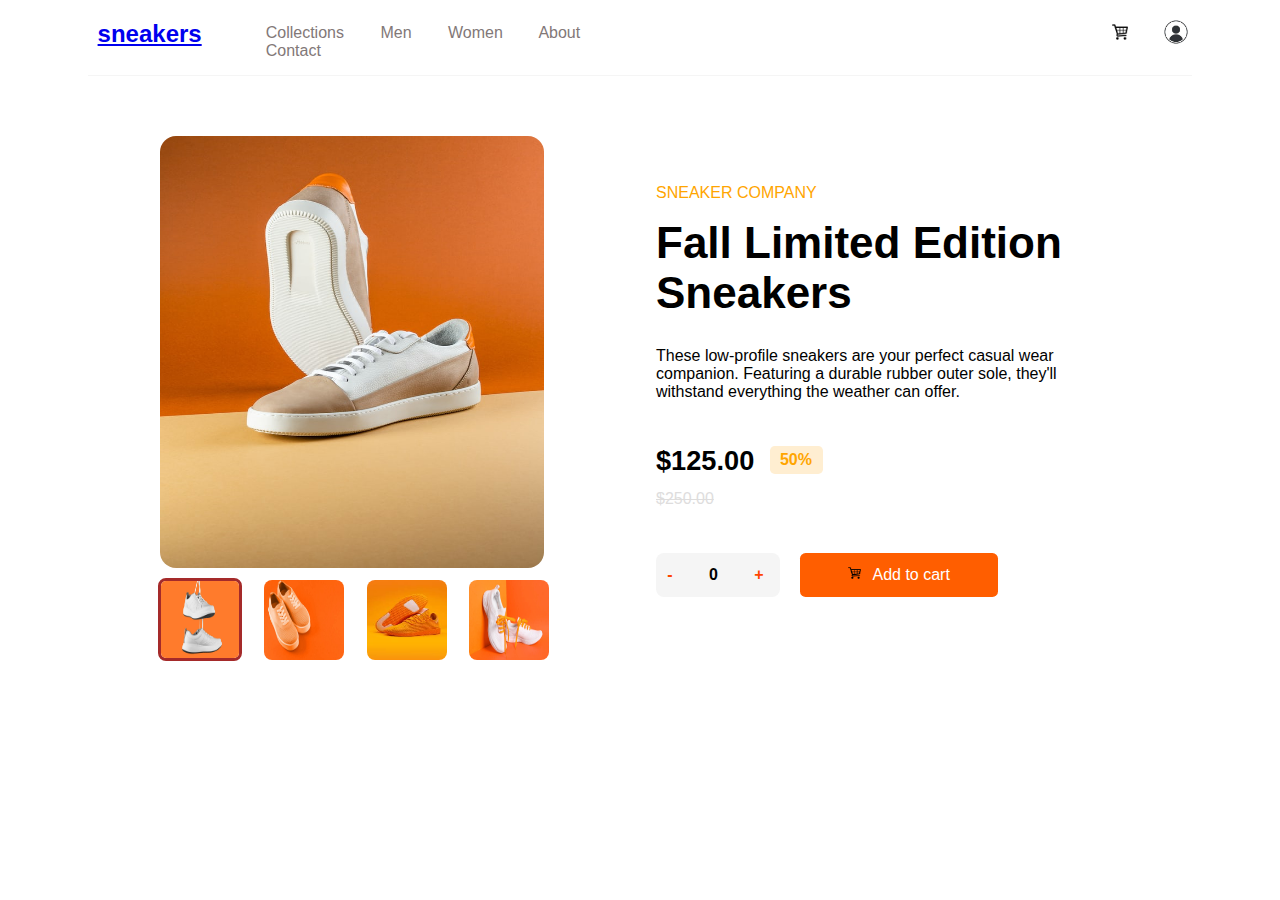
<file: index.html>
<!DOCTYPE html>
<html lang="en">
<head>
    <meta charset="UTF-8">
    <meta http-equiv="X-UA-Compatible" content="IE=edge">
    <meta name="viewport" content="width=device-width, initial-scale=1.0">
    <title>Frontend Training Assignment 1</title>
    <link rel="stylesheet" href="css/main.css">
</head>
<body>
    <div class="navbar">
        <div class="container">
            <nav>
                
                <ul >
                    <a href="#"><h2>sneakers</h2></a>
                    <div class="inner-nav"> 
                        <a href="#">Collections</a>
                        <a href="#">Men</a>
                        <a href="#">Women</a>
                        <a href="#">About</a>
                        <a class="contact" href="#">Contact</a>
                    </div>

                    <img class="cart-icon" src="images/cart-icon.png" alt="cart-icon">

                    <img class="person-icon" src="images/person-icon.png" alt="person-icon">
                </ul>
            </nav>
        </div>

    </div>

    <section class="hero-section">
        <div class="container">
            <div class="left-col">
                <img class="main-sneakers" src="images/main-sneakers.png" alt="main-sneakers">

                <div class="hero-first-cta">
                    <ul>
                        <li> <a href="#" ><img src="images/sneakers-1.jpg" alt="sneakers-1" class="sneakers-1"></a></li>
                        <li> <a href="#" ><img src="images/sneakers-2.jpg" alt="sneakers-2" class="sneakers-2"></a></li>
                        <li> <a href="#" ><img src="images/sneakers-3.jpeg" alt="sneakers-3" class="sneakers-3"></a></li>
                        <li> <a href="#"><img src="images/sneakers-4.jpg" alt="sneakers-4"  class="sneakers-4"></a></li>
                    </ul>
                </div>
            </div>

            <div class="right-col">
                <p class="span">SNEAKER COMPANY</p>

                <h1> Fall Limited Edition Sneakers</h1>

                <p class="hero-note"> These low-profile sneakers are your perfect casual wear companion. Featuring a durable rubber outer sole, they'll withstand everything the weather can offer.</p>

                <div class="cash">
                    <h3> $125.00</h3> <p>50%</p>

                    
                    
                </div>
                <p class="strike"> $250.00</p>

                <div class="second-hero-cta">
                    <a class="numbers" href="#"><span>-</span> 0 <span>+</span></a>
                    <a href="#" class="Add-to-cart"> <img src="images/cart-icon.png" alt="cart-icon"> Add to cart</a>
                </div>
                
            </div>
        </div>
    </section>
    
</body>
</html>
</file>
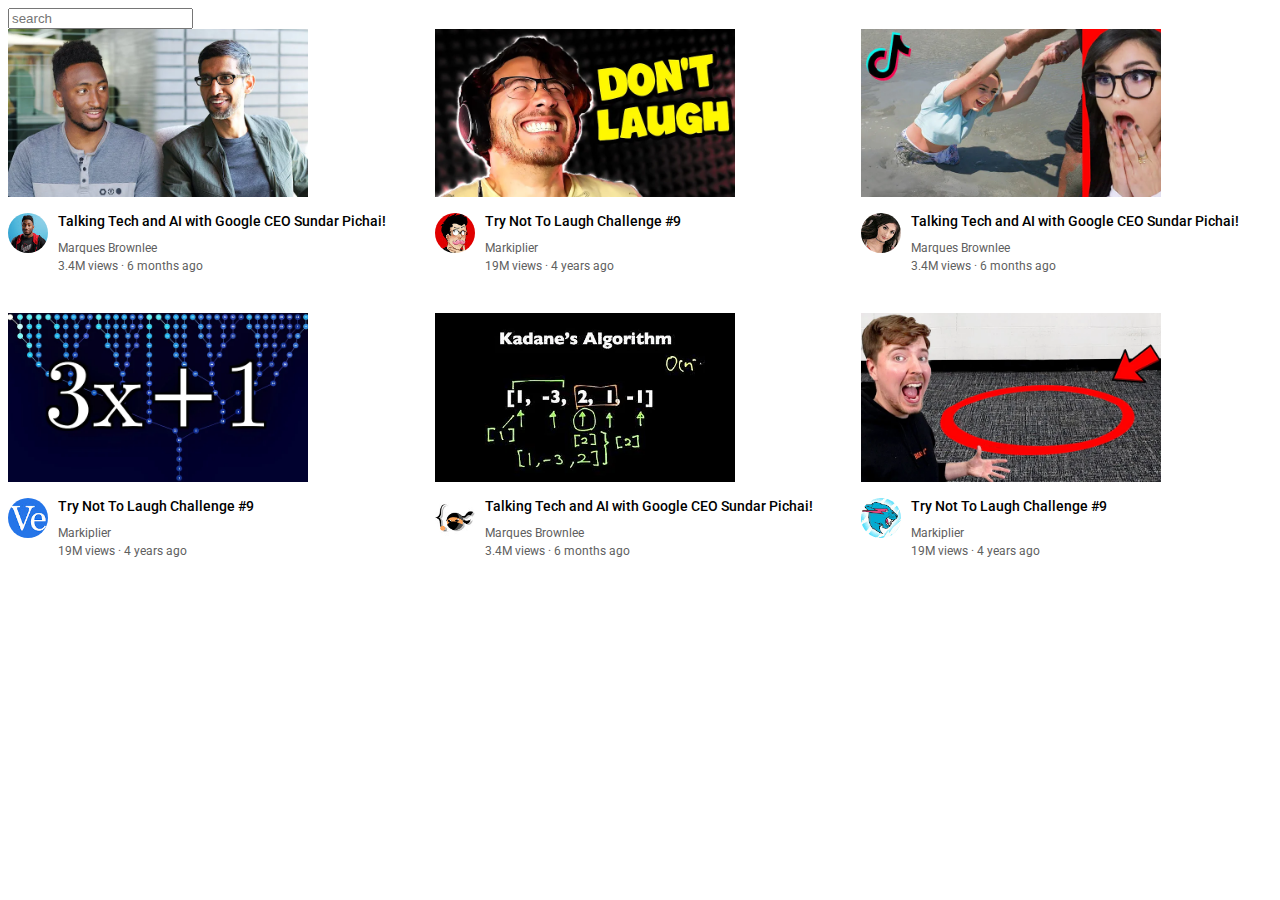
<file: HTML AND CSS FULL COURSE/youtube.html>
<!DOCTYPE html>
<html lang="en">
<head>
    <meta charset="UTF-8">
    <meta http-equiv="X-UA-Compatible" content="IE=edge">
    <meta name="viewport" content="width=device-width, initial-scale=1.0">
    <title>YouTube.com Clone</title>
    <link rel="stylesheet" href="youtube.css">
    <link rel="preconnect" href="https://fonts.googleapis.com">
<link rel="preconnect" href="https://fonts.gstatic.com" crossorigin>
<link href="https://fonts.googleapis.com/css2?family=Roboto:wght@400;500;700&display=swap" rel="stylesheet">
</head>
<body>
    <input class="search-bar" type="text" placeholder="search">
  <div class="video-grid">
    <div class="video-preview">
        <div class="thumbnail-row">
            <img class="thumbnail" src="thumbnails/thumbnail-1.webp" alt="thumbnail">
        </div>
        <div class="video-info-grid">
            <div class="channel-picture">
                <img class="profile-picture" src="channel-pictures/channel-1.jpeg" alt="channel-picture">
            </div>
            <div class="video-info">
                <p class="video-title">
                Talking Tech and AI with Google CEO Sundar Pichai!
                </p>
                <p class="video-author">
                Marques Brownlee
                </p>
                <p class="video-stats">
                3.4M views &#183; 6 months ago
                </p>
            </div>
            
            
        </div>
        
      </div>
      
      <div class="video-preview">
        <div class="thumbnail-row">
            <img class="thumbnail" src="thumbnails/thumbnail-2.webp" alt="thumbnail">
        </div>
        <div class="video-info-grid">
            <div class="channel-picture">
                <img class="profile-picture" src="channel-pictures/channel-2.jpeg" alt="channel-picture">
            </div>
            <div class="video-info">
                <p class="video-title">
                    Try Not To Laugh Challenge #9
                </p>
                <p class="video-author">
                    Markiplier
                </p>
                <p class="video-stats">
                    19M views · 4 years ago
                </p>
            </div>
            
            
        </div>
        
      </div>  
    
      <div class="video-preview">
        <div class="thumbnail-row">
            <img class="thumbnail" src="thumbnails/thumbnail-3.webp" alt="thumbnail">
        </div>
        <div class="video-info-grid">
            <div class="channel-picture">
                <img class="profile-picture" src="channel-pictures/channel-3.jpeg" alt="channel-picture">
            </div>
            <div class="video-info">
                <p class="video-title">
                Talking Tech and AI with Google CEO Sundar Pichai!
                </p>
                <p class="video-author">
                Marques Brownlee
                </p>
                <p class="video-stats">
                3.4M views &#183; 6 months ago
                </p>
            </div>
            
            
        </div>
        
      </div>
      
      <div class="video-preview">
        <div class="thumbnail-row">
            <img class="thumbnail" src="thumbnails/thumbnail-4.webp" alt="thumbnail">
        </div>
        <div class="video-info-grid">
            <div class="channel-picture">
                <img class="profile-picture" src="channel-pictures/channel-4.jpeg" alt="channel-picture">
            </div>
            <div class="video-info">
                <p class="video-title">
                    Try Not To Laugh Challenge #9
                </p>
                <p class="video-author">
                    Markiplier
                </p>
                <p class="video-stats">
                    19M views · 4 years ago
                </p>
            </div>
            
            
        </div>
        
      </div>  
    
      <div class="video-preview">
        <div class="thumbnail-row">
            <img class="thumbnail" src="thumbnails/thumbnail-5.webp" alt="thumbnail">
        </div>
        <div class="video-info-grid">
            <div class="channel-picture">
                <img class="profile-picture" src="channel-pictures/channel-5.jpeg" alt="channel-picture">
            </div>
            <div class="video-info">
                <p class="video-title">
                Talking Tech and AI with Google CEO Sundar Pichai!
                </p>
                <p class="video-author">
                Marques Brownlee
                </p>
                <p class="video-stats">
                3.4M views &#183; 6 months ago
                </p>
            </div>
            
            
        </div>
        
      </div>
      
      <div class="video-preview">
        <div class="thumbnail-row">
            <img class="thumbnail" src="thumbnails/thumbnail-6.webp" alt="thumbnail">
        </div>
        <div class="video-info-grid">
            <div class="channel-picture">
                <img class="profile-picture" src="channel-pictures/channel-6.jpeg" alt="channel-picture">
            </div>
            <div class="video-info">
                <p class="video-title">
                    Try Not To Laugh Challenge #9
                </p>
                <p class="video-author">
                    Markiplier
                </p>
                <p class="video-stats">
                    19M views · 4 years ago
                </p>
            </div>
            
            
        </div>
        
      </div>  
  </div>
    
    
</body>
</html>
</file>
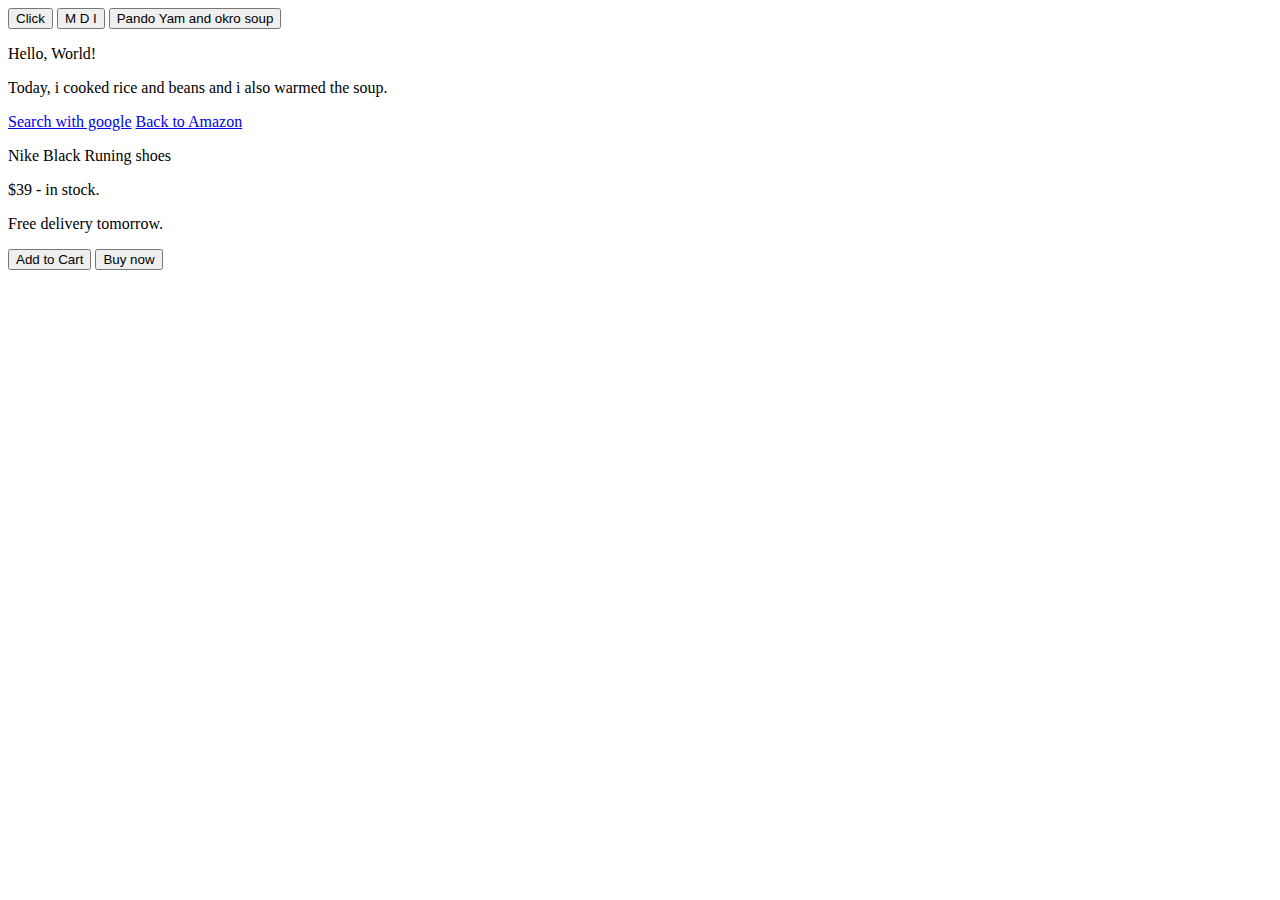
<file: HTML AND CSS FULL COURSE/into-to-html/lesson1.html>
<!DOCTYPE html>
<html lang="en">
<head>
    <meta charset="UTF-8">
    <meta http-equiv="X-UA-Compatible" content="IE=edge">
    <meta name="viewport" content="width=device-width, initial-scale=1.0">
    <title>Document</title>
</head>
<body>
    <button>Click</button>
    <Button>M D I</Button>
    <button>Pando Yam and okro soup</button>
    <p>Hello, World!</p>
    <p>Today, i cooked rice and beans and i also warmed the soup.</p>
    <a href="http://google.com/" target="_blank">Search with google</a>
    <a href="http://amazon.com">Back to Amazon</a>
    <p>Nike Black Runing shoes</p>
    <p>$39 - in stock.</p>
    <p>Free delivery tomorrow.</p>
    <button>Add to Cart</button>
    <button>Buy now</button>
    
</body>
</html>
</file>
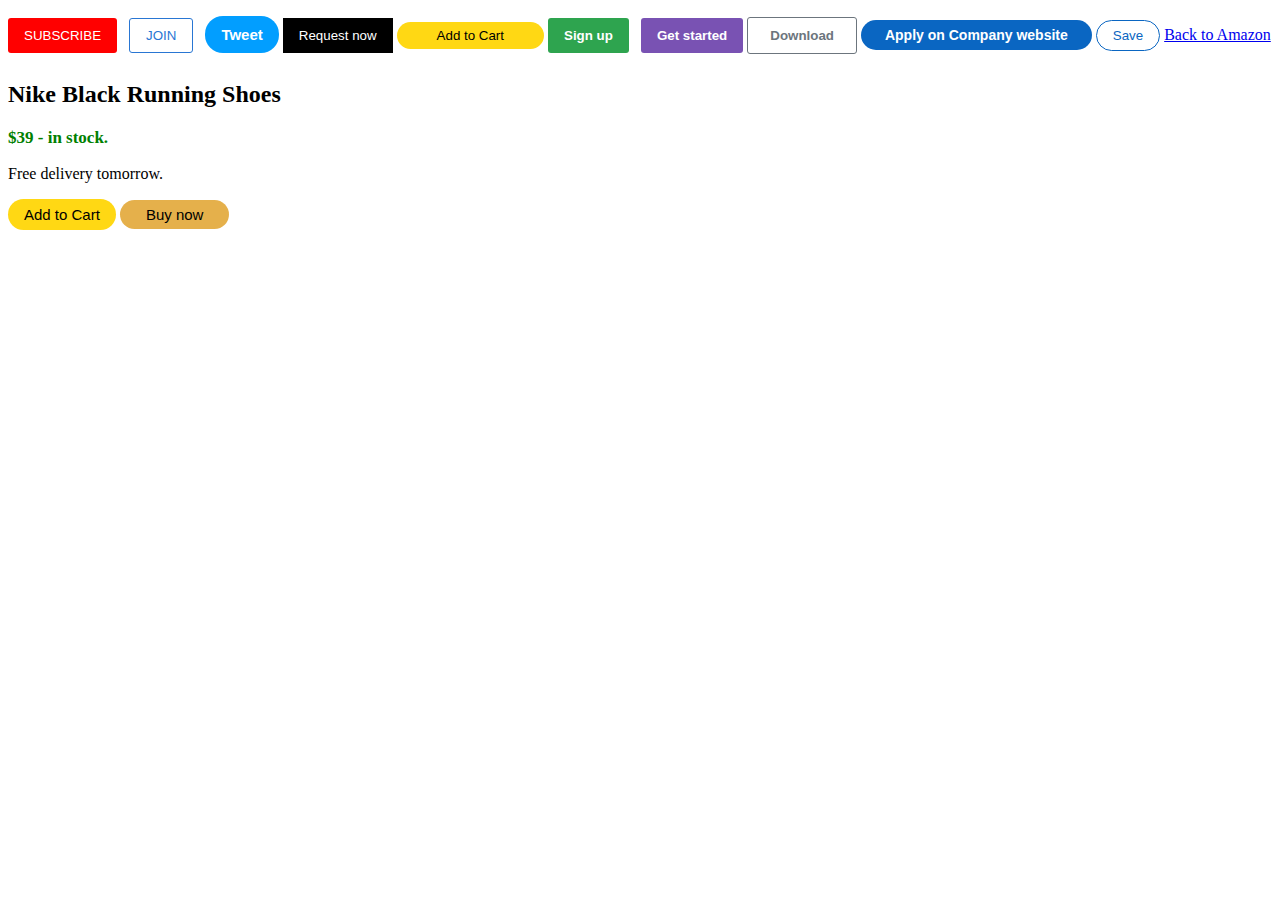
<file: HTML AND CSS FULL COURSE/into-to-html/lesson2.html>
<!DOCTYPE html>
<html lang="en">
<head>
    <meta charset="UTF-8">
    <meta http-equiv="X-UA-Compatible" content="IE=edge">
    <meta name="viewport" content="width=device-width, initial-scale=1.0">
    <title>Document</title>
    <style>
        .subscribe-button {
            background-color: red;
            color: white;
            border: none;
            padding-top: 10px;
            padding-bottom: 10px;
            padding-right: 16px;
            padding-left: 16px;
            cursor: pointer;
            border-radius: 3px;
            margin-right: 8px;
            transition: opacity 0.15s ;
        }
        .join-button {
            background-color: white;
            color: rgb(41, 118, 211);
            border-color:rgb(41, 118, 211) ;
            border-style: solid;
            border-width: 1px;
            padding-top: 9px;
            padding-bottom: 9px;
            padding-right: 16px;
            padding-left: 16px;
            border-radius: 3px;
            cursor: pointer;
            transition: background-color 0.15s, color 0.15s
            
        }
        .tweet-button {
            background-color: rgb(2, 158, 255);
            color: white;
            border: none;
            padding-top: 10px;
            padding-bottom: 10px;
            padding-right: 16px;
            padding-left: 16px;
            border-radius: 18px;
            font-weight: bold;
            font-size: 15px;
            cursor: pointer;
            margin-left: 8px;
            transition: box-shadow 0.15s;
        }
        .request-button {
            background-color: black;
            color: white;
            padding-top: 10px;
            padding-bottom: 10px;
            padding-right: 16px;
            padding-left: 16px;
            cursor: pointer;
            transition: opacity 0.2s;
            border: none;
        }
        .add-button {
            background-color: rgb(255, 216, 20);
            padding-top: 6px;
            padding-bottom: 6px;
            padding-right: 40px;
            padding-left: 40px;
            border: none;
            border-radius: 30px;
            transition: background-color 0.2s;
            cursor: pointer;

        }
        .signup-button {
            background-color: rgb(46, 164, 79);
            color: white;
            border-radius: 3px;
            border: none;
            padding-top: 10px;
            padding-bottom: 10px;
            padding-right: 16px;
            padding-left: 16px;
            font-weight: bold;
            cursor: pointer;
            transition: box-shadow 0.2s;
            margin-right: 8px;
        }
        .get-button {
            background-color: rgb(121, 82, 179);
            color: white;
            padding-top: 10px;
            padding-bottom: 10px;
            padding-right: 16px;
            padding-left: 16px;
            border: none;
            border-radius: 3px;
            font-weight: bold;
            margin-bottom: 8px;
            margin-top: 10px;
            transition: background-color 0.2s;
            cursor: pointer;
        }
        .download-button {
            background-color: white;
            color: rgb(108, 117, 125);
            border-color: rgb(108, 117, 125);
            border-radius: 3px;
            border-width: 1px;
            padding-top: 10px;
            padding-bottom: 10px;
            padding-right: 22px;
            padding-left: 22px;
            font-weight: bold;
            border-style: solid;
            transition: background-color 0.2s;
            cursor: pointer;
        }
        .apply-button {
            background-color: rgb(10, 102, 194);
            border: none;
            padding-top: 7px;
            padding-bottom: 7px;
            padding-right: 24px;
            padding-left: 24px;
            font-weight: bold;
            color: white;
            border-radius: 16px;
            font-size: 14px;
            transition: background-color 0.2s;
            cursor: pointer;
        }
        .save-button {
            background-color: white;
            color: rgb(10, 102, 194);
            text-align: center;
            padding-top: 7px;
            padding-bottom: 7px;
            padding-right: 16px;
            padding-left: 16px;
            border-color:rgb(10, 102, 194) ;
            border-radius: 16px;
            border-style: solid;
            border-width: 1px;
            transition: background-color 0.2s;
            cursor: pointer;
        }
        .price-line {
            color: green;
            font-weight: bold;
            font-size: 17px;
        }
        .second-add {
            background-color:rgb(255, 216, 20) ;
            border: none;
            padding-top: 7px;
            padding-bottom: 7px;
            padding-right: 16px;
            padding-left: 16px;
            border-radius: 16px;
            font-size: 15px;
        }
        .buy-button {
            background-color: rgba(219, 145, 6, 0.722);
            border-radius: 18px;
            padding-top: 6px;
            padding-bottom: 6px;
            padding-right: 26px;
            padding-left: 26px;
            border: none;
            font-size: 15px;
        }
        .subscribe-button:hover {
            opacity: 0.7;
        }
        .subscribe-button:active {
            opacity: 0.3;
        }
        .join-button:hover {
            background-color:rgb(41, 118, 211) ;
            color:white ;
        }
        .join-button:active {
            opacity: 0.3;
        }
        .tweet-button:hover {
            box-shadow: 5px 5px 10px rgba(0, 0, 0, 0.15);
        }
        .tweet-button:active {
            opacity: 0.3;
        }
        .request-button:hover {
            opacity: 0.8;
        }
        .request-button:active {
            opacity: 0.4;
        }
        .add-button:hover {
            background-color: rgb(255, 190, 24);
        }
        .add-button:active {
            opacity: 0.8;
        }
        .signup-button:hover {
            box-shadow: 5px 5px 10px rgba(0, 0, 0, 0.15);

        }
        .signup-button:active {
            opacity: 0.7;
        }
        .get-button:hover {
            background-color: rgb(121, 52, 139)
         }
         .get-button:active {
            opacity: 0.8;
         }
         .download-button:hover {
            background-color:rgb(108, 117, 125) ;
            color: white;
         }
         .download-button:active {
            opacity: 0.8;
         }
         .apply-button:hover {
           background-color: rgb(10, 62, 134);
         }
         .apply-button:active {
            opacity: 0.8;
         }
         .save-button:hover {
            background-color: rgb(237, 237, 212);
            border-width: 2px;
         }
         .save-button:active {
            opacity: 0.8;
         }
         .back:hover {
            color: brown;
         }
         .back:active {
            opacity: 0.8;
         }
         .second-add:hover {
            background-color:rgb(255, 190, 24) ;
         }
         .second-add:active {
            opacity: 0.8;
         }
         .buy-button:hover {
            background-color: rgb(243, 99, 22);
         }
         .buy-button:active {
            opacity: 0.7;
         }
    </style>
</head>
<body>
    <button class="subscribe-button">SUBSCRIBE</button>
    <BUtton class="join-button">JOIN</BUtton>
    <button class="tweet-button">Tweet</button>
    <button class="request-button">Request now</button>
    <button class="add-button">Add to Cart</button>
    <button class="signup-button">Sign up</button>
    <button class="get-button">Get started</button>
    <button class="download-button">Download</button> 
    <button class="apply-button">Apply on Company website</button>
    <button class="save-button">Save</button>
    <a href="http://amazon.com" class="back">Back to Amazon</a>
    <h2>Nike Black Running Shoes</h2>
    <p class="price-line"> $39 - in stock.</p>
    <p>Free delivery tomorrow.</p>
    <button class="second-add">Add to Cart</button>
    <button class="buy-button">Buy now</button>

    
</body>
</html>
</file>
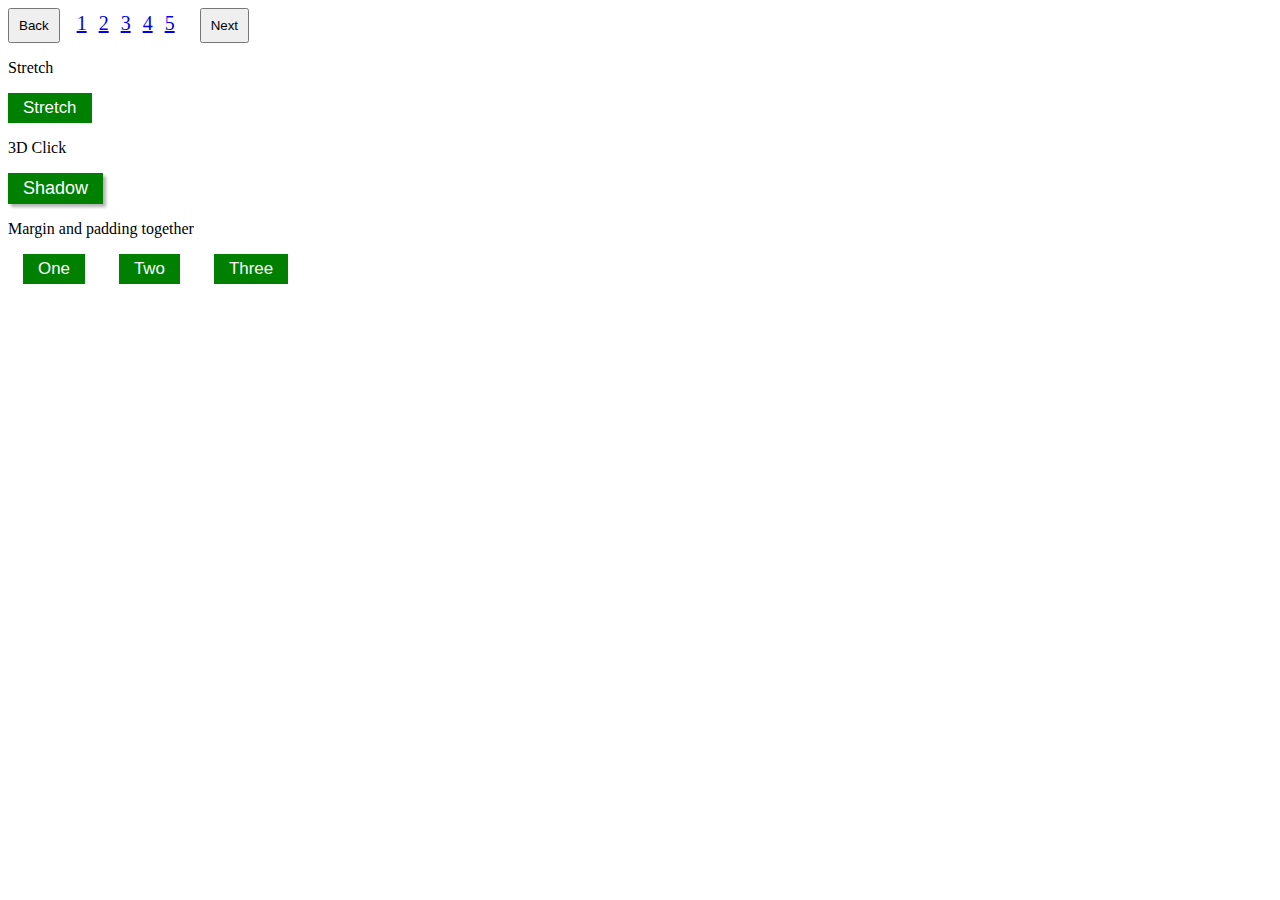
<file: HTML AND CSS FULL COURSE/into-to-html/lesson3.html>
<!DOCTYPE html>
<html lang="en">
<head>
    <meta charset="UTF-8">
    <meta http-equiv="X-UA-Compatible" content="IE=edge">
    <meta name="viewport" content="width=device-width, initial-scale=1.0">
    <title>Document</title>
    <style>
        .back-button {
            padding-left: 9px;
            padding-right: 9px;
            padding-top: 8px;
            padding-bottom: 8px;
            margin-right: 13px;
        }
        .next-button {
            padding-left: 9px;
            padding-right: 9px;
            padding-top: 8px;
            padding-bottom: 8px;
            margin-left: 13px;
        }
        .one {
            font-size: 20px;
            margin-right: 8px;
        }
        .two {
            font-size: 20px;
            margin-right: 8px;  
        }
        .three {
            font-size: 20px;
            margin-right: 8px;
        }
        .stretch-button {
            background-color: green;
            border: none;
            color: white;
            font-size: 16.9px;
            cursor: pointer;
            padding-top: 5px;
            padding-right: 15px;
            padding-bottom: 5px;
            padding-left: 15px;
            transition: padding 0.4s;
            
        }
        .stretch-button:hover {
           
            padding-left: 40px;
            padding-right: 40px;
            padding-top: 13px;
            padding-bottom: 13px;
               
        }
        .shadow-button {
            background-color: green;
            border: none;
            color: white;
            font-size: 18px;
            cursor: pointer;
            padding-top: 5px;
            padding-right: 15px;
            padding-bottom: 5px;
            padding-left: 15px;
            margin-bottom: 16px;
            box-shadow: 3px 3px 3px rgba(0, 0, 0, 0.3);

        }
        .shadow-button:active {
            box-shadow: none;
            margin-top: 5px;
            margin-left: 5px;
            margin-bottom: 11px;
              
        }
        .margin {
            margin-top: 0;
        }
        .one-button {
            background-color: green;
            border: none;
            color: white;
            font-size: 16.9px;
            cursor: pointer;
            padding-top: 5px;
            padding-right: 15px;
            padding-bottom: 5px;
            padding-left: 15px;
            margin-right: 15px;
            margin-left: 15px;
        }
        .two-button {
            background-color: green;
            border: none;
            color: white;
            font-size: 16.9px;
            cursor: pointer;
            padding-top: 5px;
            padding-right: 15px;
            padding-bottom: 5px;
            padding-left: 15px;
            margin-left: 15px;
            margin-right: 15px;
           
        }
        .three-button {
            background-color: green;
            border: none;
            color: white;
            font-size: 16.9px;
            cursor: pointer;
            padding-top: 5px;
            padding-right: 15px;
            padding-bottom: 5px;
            padding-left: 15px;
            margin-left: 15px;
            
        }
        .one-button:hover {
            padding-left: 22px;
            padding-right: 22px;
            margin-right: 8px;
            margin-left: 8px;
        }
        .two-button:hover {
            padding-left: 22px;
            padding-right: 22px;
            margin-right: 8px;
            margin-left: 8px;
        }
        .three-button:hover {
            padding-left: 22px;
            padding-right: 22px;
            margin-right: 8px;
            margin-left: 8px;
        }

    </style>
</head>
<body>
    <button class="back-button">Back</button>
    <a href="#" class="one">1</a>
    <a href="#" class="two">2</a>
    <a href="#" class="three">3</a>
    <a href="#" class="three">4</a>
    <a href="#" class="three">5</a>
    <button class="next-button">Next</button>
    <p>Stretch</p>
    <button class="stretch-button">Stretch</button>
    <P>3D Click</P>
    <button class="shadow-button">Shadow</button>
    <p class="margin">Margin and padding together</p>
    <button class="one-button">One</button>
    <button class="two-button">Two</button>
    <button class="three-button">Three</button>
</body>
</html>
</file>
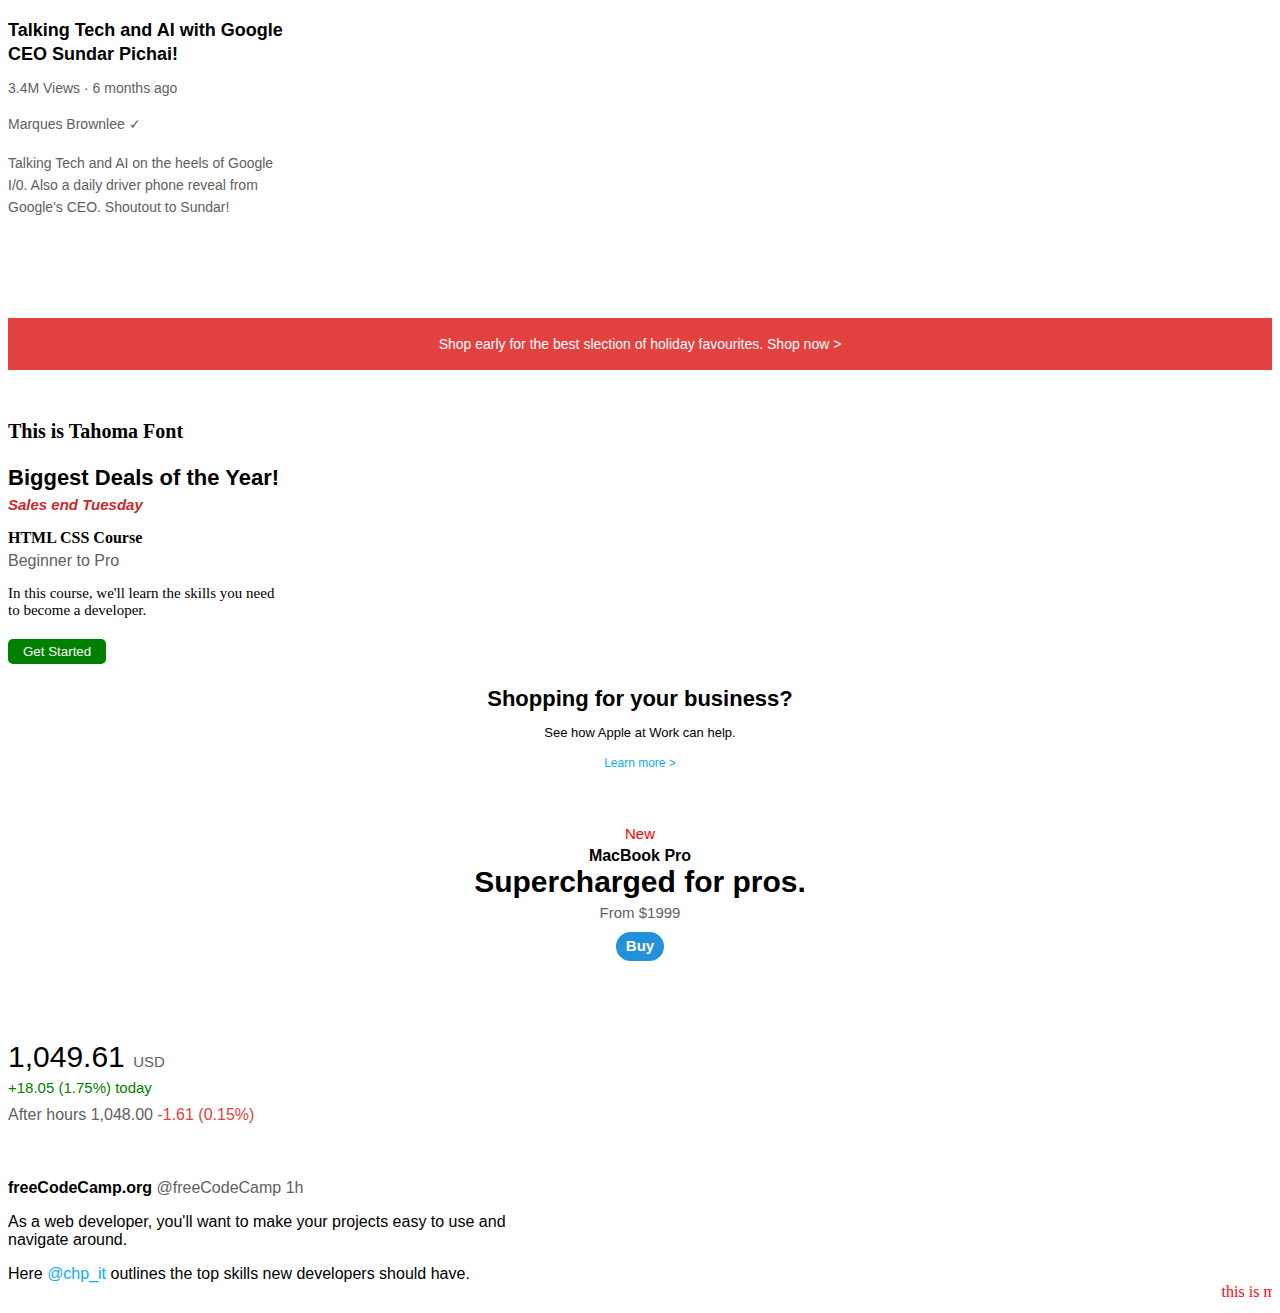
<file: HTML AND CSS FULL COURSE/into-to-html/lesson4text.html>
<!DOCTYPE html>
<html lang="en">
<head>
    <meta charset="UTF-8">
    <meta http-equiv="X-UA-Compatible" content="IE=edge">
    <meta name="viewport" content="width=device-width, initial-scale=1.0">
    <title>Document</title>
    <link rel="stylesheet" href="lesson4text.css">
</head>
<body>
    <p class="video-title">
        Talking Tech and AI with Google CEO Sundar Pichai!
    </p>
    <p class="video-stats">3.4M Views &#183; 6 months ago    
    </p>
    <p class="video-author">
        Marques Brownlee &#10003;
    </p>
    <p class="video-description">
        Talking Tech and AI on the heels of Google I/0. Also a daily driver phone reveal from Google's CEO. Shoutout to Sundar!
    </p>
    <p class="apple-text">
        Shop early for the best slection of holiday favourites. <span class="shop-link">Shop now &#62;</span>  
    </p>

    <p class="tahoma-font">
        This is Tahoma Font 
    </p>
    <p class="deals-text">
        Biggest Deals of the Year!
    </p>
    <p class="sales-text">
        Sales end Tuesday
    </p>

    <p class="verdana-line-one">HTML CSS Course</p>
    <p class="line-two">Beginner to Pro</p>
    <p class="course-description">In this course, we'll learn the skills you need to become a developer.</p>
    <button class="get-started">Get Started</button>
    <p class="shopping-text">Shopping for your business&#63; </p>
    <p class="see-how">See how Apple at Work can help.</p>
    <P class="learn-more"> <a href="#">Learn more &#62;</a> </P>

    <p class="new-text">New</p>
    <p class="mac-text">MacBook Pro</p>
    <p class="super-text">Supercharged for pros.</p>
    <p class="from-text">From $1999</p>
    <p class="buy"> <a class="buy-button" href="#">Buy</a> </p>

    <p  class="amount-text" >1,049.61 <span class="usd-text">USD</span></p>
    <p class="today-text"> +18.05 (1.75%) today</p>
    <p class="after-text"> After hours 1,048.00 <span class="numbers">-1.61 (0.15%)</span> </p>

    <p class="free-code"> freeCodeCamp.org <span class="free-camp">@freeCodeCamp 1h</span></p>
    <p class="note">As a web developer, you'll want to make your projects easy to use and navigate around.</p>
    <p>Here <span class="chp-text">@chp_it</span> outlines the top skills new developers should have.</p>
    <marquee behavior="slow" direction="left"> this is my  website</marquee>

</body>
</html>
</file>
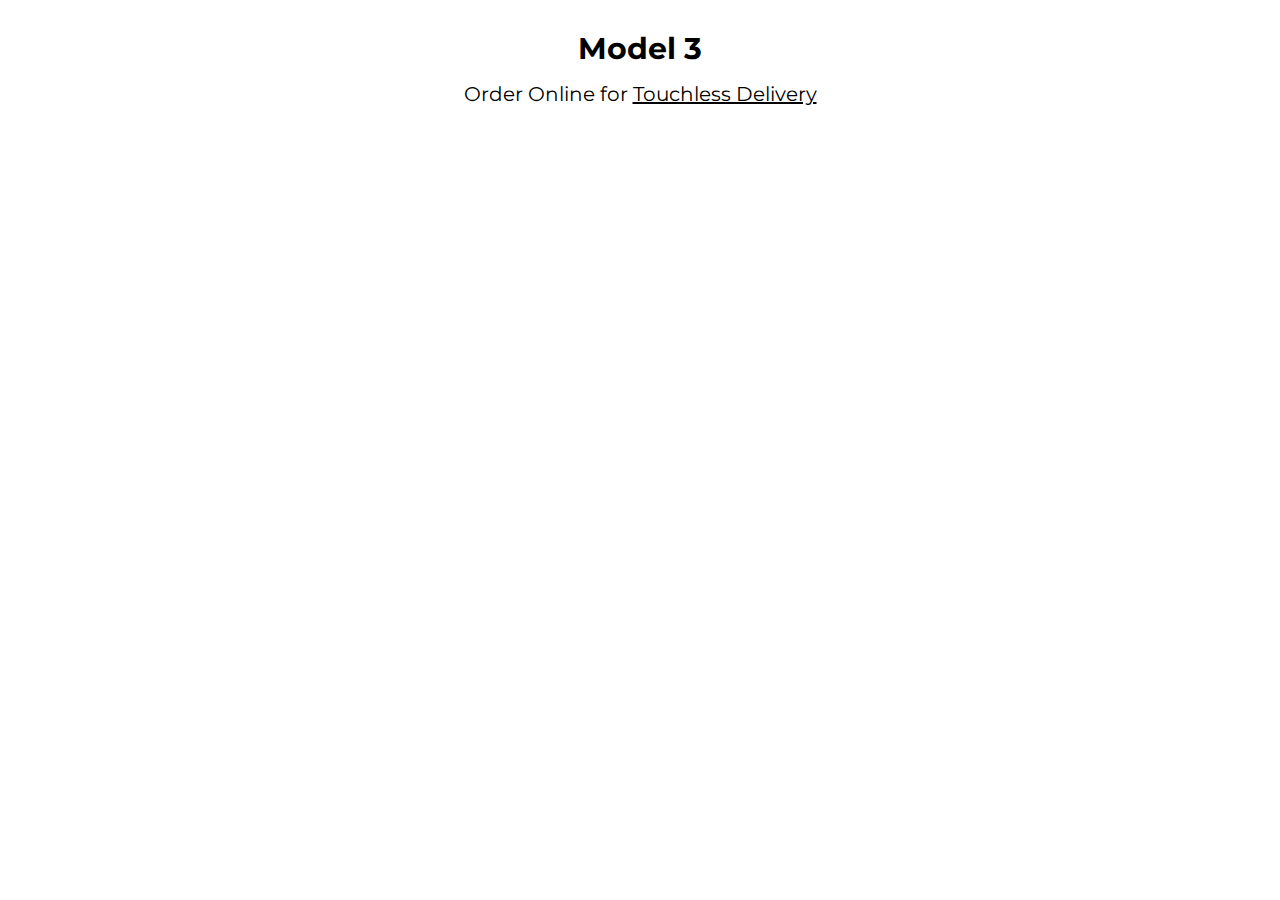
<file: HTML AND CSS FULL COURSE/into-to-html/lesson6.html>
<!DOCTYPE html>
<html lang="en">
<head>
    <meta charset="UTF-8">
    <meta http-equiv="X-UA-Compatible" content="IE=edge">
    <meta name="viewport" content="width=device-width, initial-scale=1.0">
    <title>Model 3</title>
    <link rel="preconnect" href="https://fonts.googleapis.com">
<link rel="preconnect" href="https://fonts.gstatic.com" crossorigin>
<link href="https://fonts.googleapis.com/css2?family=Montserrat:wght@400;700&display=swap" rel="stylesheet">
<link rel="stylesheet" href="lesson6.css">
</head>
<body>
    <p class="model">Model 3</p>
    <p class="order">Order Online for <u>Touchless Delivery</u> </p>
    
</body>
</html>
</file>
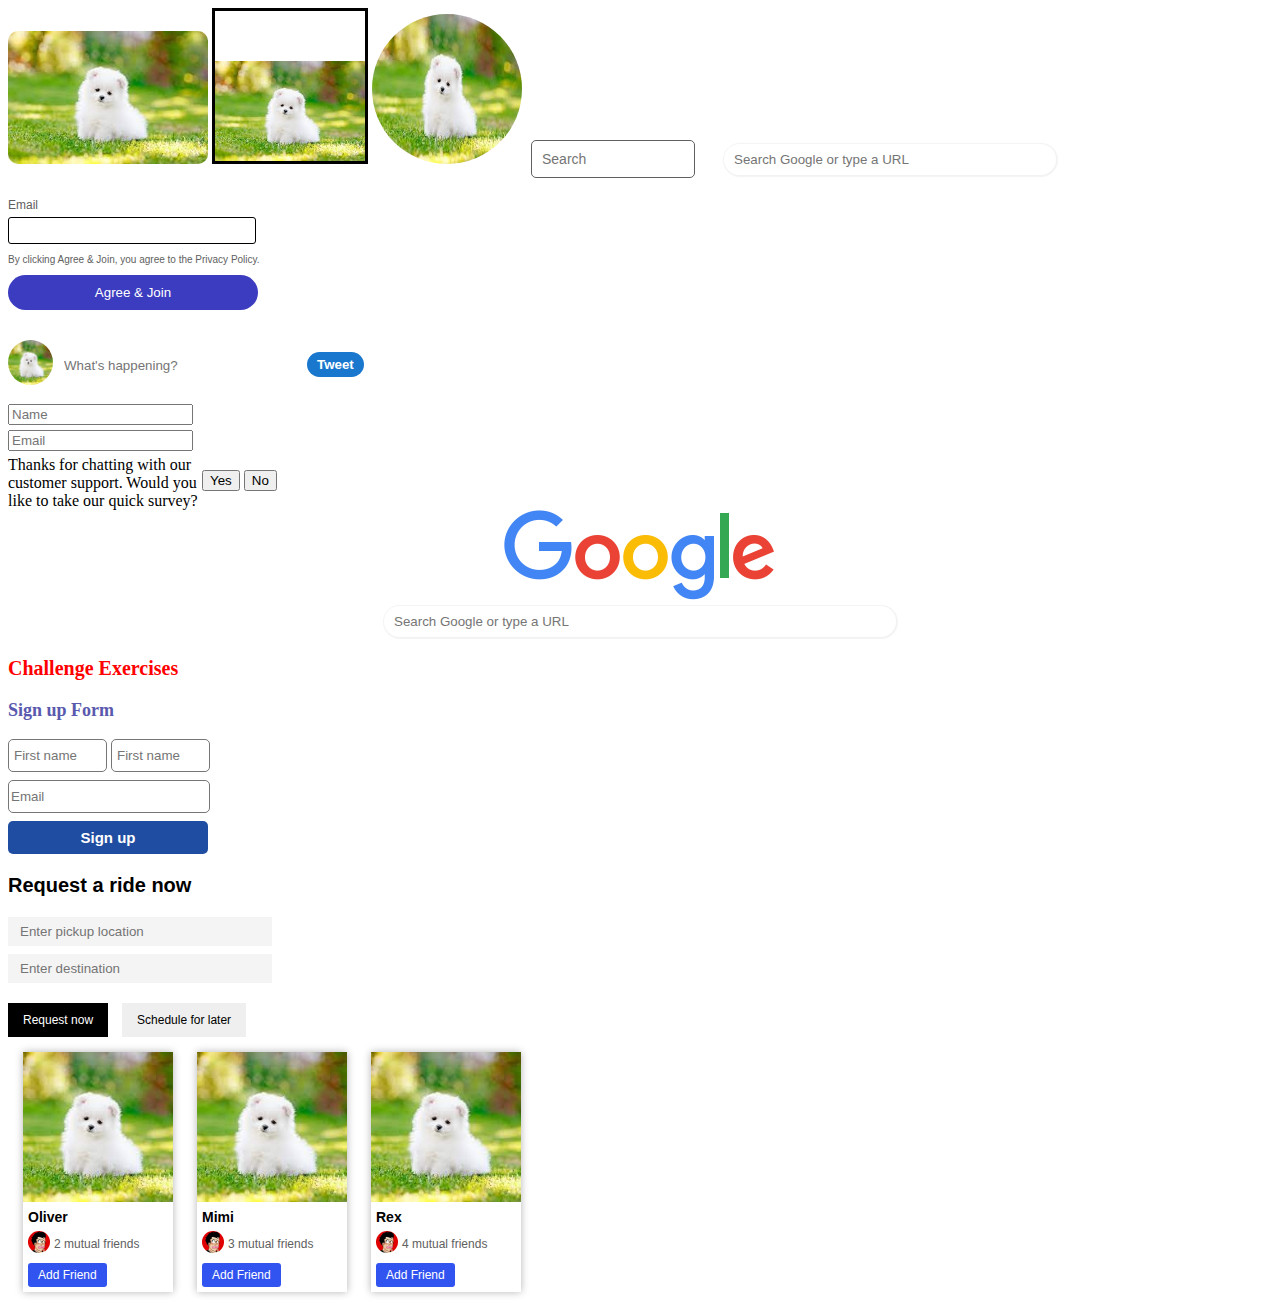
<file: HTML AND CSS FULL COURSE/into-to-html/lesson7.html>
<!DOCTYPE html>
<html lang="en">
<head>
    <meta charset="UTF-8">
    <meta http-equiv="X-UA-Compatible" content="IE=edge">
    <meta name="viewport" content="width=device-width, initial-scale=1.0">
    <title>lesson 7</title>
    <link rel="stylesheet" href="lesson7.css">
</head>
<body>
    <img class="cutedog" src="cutedog.jpg" alt="cutedog-1">
    <img class="cutedog-2" src="cutedog.jpg" alt="cutedog-2">
    <img class="cutedog-3" src="cutedog.jpg" alt="cutedog-3">
    <input class="search" type="text" placeholder="Search">
    <input class="search-google" type="text" placeholder="Search Google or type a URL">
    <DIV class="linkedin-signup">
        <p class="email">Email</p>
        <input class="email-box" type="text">
        <p class="linkedin-text">
            By clicking Agree & Join, you agree to the Privacy Policy.
        </p>
        <button class="agree">Agree & Join</button>
    </DIV>
    <div>
        <div class="cutedog-col">
            <img class="cutedog-picture" src="cutedog.jpg" alt="cutedog-3">   
        </div>
        <div class="happening-col">
            <input class="happening" type="text" placeholder="What's happening?">

        </div>
        <div class="tweet-col">
            <button class="tweet-button">Tweet</button>
        </div>
    </div>
    <input class="name-textbox" type="text" placeholder="Name">
    <input class="email-textbox" type="email" placeholder="Email" >
    <p class="survey-note">Thanks for chatting with our customer support. Would you like to take our quick survey?</p>
    <button class="yes-button">Yes</button>
    <button class="no-button">No</button>

    <div class="google-logo">
        <img class="logo" src="googlelogo_color_272x92dp.png" alt="google-logo">
    </div>
    <div class="search-2"><input class="search-google-2" type="text" placeholder="Search Google or type a URL">
    </div>
    <p class="challenge-text">Challenge Exercises</p>
    <p class="signup-text" >
        Sign up Form
    </p>
    <div class="form">
        <div class="firstname-row">
            <input class="first-name-1" type="text" placeholder="First name">
            <input class="first-name-2" type="text" placeholder="First name">
        </div>
        <div class="email-row">
            <input class="email-2" type="email" placeholder="Email">
        </div>
        <div><input class="sign-up" type="submit" value="Sign up">
        </div>
        
    </div>
    <div>
        <p class="ride-text"> Request a ride now</p>
        <div class="uber-container">
            <input class="pickup" type="text" placeholder="Enter pickup location">
            <input class="destination" type="text" placeholder="Enter destination">
        </div>
        <div class="buttons-row">
            <button class="request-button">Request now</button>
            <button class=" schedule-button">Schedule for later</button>
        </div>


    </div>

    <div class="profile-preview">
        <div class="thumbnail-row" >
            <img class="thumbnail" src="cutedog.jpg" alt="cutedog">
        </div>
        <div class="profile-info">
            <p class="username-text">Oliver</p>
            <div class="channel-picture">
                <img class="profile-picture" src="channel-2.jpeg" alt="channel-2">
            </div>
            <div class="channel-stats">
                <p class="profile-stats">2 mutual friends</p>
            </div>
            <div class=" add-friend-row">
                <button class="add-friend-button">Add Friend</button>
            </div>
        </div>
    </div>

    <div class="profile-preview">
        <div class="thumbnail-row" >
            <img class="thumbnail" src="cutedog.jpg" alt="cutedog">
        </div>
        <div class="profile-info">
            <p class="username-text">Mimi</p>
            <div class="channel-picture">
                <img class="profile-picture" src="channel-2.jpeg" alt="channel-2">
            </div>
            <div class="channel-stats">
                <p class="profile-stats">3 mutual friends</p>
            </div>
            <div class=" add-friend-row">
                <button class="add-friend-button">Add Friend</button>
            </div>
        </div>
    </div>

    <div class="profile-preview">
        <div class="thumbnail-row" >
            <img class="thumbnail" src="cutedog.jpg" alt="cutedog">
        </div>
        <div class="profile-info">
            <p class="username-text">Rex</p>
            <div class="channel-picture">
                <img class="profile-picture" src="channel-2.jpeg" alt="channel-2">
            </div>
            <div class="channel-stats">
                <p class="profile-stats">4 mutual friends</p>
            </div>
            <div class=" add-friend-row">
                <button class="add-friend-button">Add Friend</button>
            </div>
        </div>
    </div>
    
</body>
</html>
</file>
<file: css/main.css>
@import url("https://fonts.googleapis.com/css2?family=Poppins:wght@400;700&display=swap");
body {
  background: white;
  margin: 0rem 5rem 5rem 5rem;
  font-family: arial;
}

.navbar {
  background: white;
  padding: 0.5rem;
  margin: 0;
  height: 3rem;
  margin-bottom: -0.5rem;
}

.container {
  display: flex;
  place-content: space-between;
  margin: 0;
  border-bottom: 1px solid whitesmoke;
}

nav {
  display: inline-block;
  height: 4.2rem;
  margin-left: 0.7rem;
}
nav ul {
  list-style: none;
  display: flex;
  justify-content: space-between;
  text-decoration: none;
}
nav ul h2 {
  margin-right: 4rem;
  margin-top: -0.25rem;
}
nav ul .cart-icon {
  width: 1rem;
  height: 1rem;
  margin-right: 2rem;
  margin-left: 29rem;
}
nav ul .person-icon {
  width: 2rem;
  height: 2rem;
  border-radius: 50%;
  margin-top: -0.5rem;
}
nav .inner-nav a {
  display: unse;
  text-decoration: none;
  margin-right: 2rem;
  color: rgb(130, 120, 120);
}

section {
  padding: 5rem;
}
section .container {
  border-bottom: none;
}

.main-sneakers {
  width: 24rem;
  height: 27rem;
  border-radius: 1rem;
}

.hero-first-cta {
  display: inline-block;
  width: 5rem;
  height: 5rem;
}

.left-col {
  margin-right: 7rem;
}

.cash {
  display: flex;
}
.cash h3 {
  margin-right: 1rem;
  font-size: 1.7rem;
}
.cash p {
  background: rgb(255, 238, 209);
  border-radius: 0.3rem;
  color: orange;
  font-weight: bold;
  margin-top: 1.8rem;
  margin-bottom: 2.3rem;
  padding: 0.3rem 0.7rem 0.3rem 0.6rem;
}

.span {
  color: orange;
}

h1 {
  font-size: 2.75rem;
  margin-top: 1rem;
}

.second-hero-cta {
  margin-top: 3.6rem;
}
.second-hero-cta a {
  text-decoration: none;
  color: black;
}
.second-hero-cta img {
  width: 0.8rem;
  margin-right: 0.5rem;
}
.second-hero-cta .numbers {
  letter-spacing: 1rem;
  background: whitesmoke;
  padding: 0.8rem 0rem 0.9rem 0.7rem;
  border-radius: 0.5rem;
  font-weight: bold;
  margin-right: 1rem;
}
.second-hero-cta a.Add-to-cart {
  background: rgb(255, 94, 0);
  padding: 0.8rem 3rem 0.9rem 3rem;
  border-radius: 0.35rem;
  color: white;
  text-align: center;
}
.second-hero-cta span {
  color: orangered;
}

ul {
  display: flex;
  margin-left: -2.6rem;
}
ul li {
  list-style: none;
}
ul li img {
  width: 5rem;
  height: 5rem;
  border-radius: 0.5rem;
  margin-right: 1.4rem;
}
ul li .sneakers-1 {
  border: 3px solid brown;
  margin-top: -0.15rem;
  width: 4.85rem;
  height: 4.85rem;
}

li {
  margin-top: -0.5rem;
}

.right-col {
  margin-top: 2rem;
}

p.strike {
  margin-top: -1.3rem;
  margin-bottom: 2rem;
  text-decoration: line-through;
  color: rgb(222, 221, 221);
}/*# sourceMappingURL=main.css.map */
</file>
<file: HTML AND CSS FULL COURSE/youtube.css>
p {
  font-family: roboto;
  margin-top: 0;
  margin-bottom: 0;
}

.thumbnail {
  width: 300px;
}

.search-bar {
  display: block;
}

.profile-picture {
  width: 40px;
  border-radius: 50px;
}

.video-title {
  margin-top: 0;
  font-size: 14px;
  font-weight: 500;
  margin-bottom: 12px;
}

.thumbnail-row {
  margin-bottom: 12px;
}

.video-author {
  font-size: 12px;
  color: rgb(96, 96, 96);
  margin-bottom: 4px;
}

.video-stats {
  font-size: 12px;
  color: rgb(96, 96, 96);
}

.video-info-grid {
  display: grid;
  grid-template-columns: 50px 1fr;
}

.video-grid {
  display: grid;
  grid-template-columns: 1fr 1fr 1fr;
  -moz-column-gap: 16px;
       column-gap: 16px;
  row-gap: 40px;
}/*# sourceMappingURL=youtube.css.map */
</file>
<file: HTML AND CSS FULL COURSE/into-to-html/lesson4text.css>
p {
  font-family: arial;
  margin-bottom: 0;
}

.video-title {
  font-weight: bold;
  font-size: 18px;
  width: 280px;
  line-height: 24px;
  margin-bottom: 5px;
}

.video-stats {
  font-size: 14px;
  color: rgb(96, 96, 96);
  margin-bottom: 20px;
}

.video-author {
  font-size: 14px;
  color: rgb(96, 96, 96);
  margin-bottom: 20px;
}

.video-description {
  font-size: 14px;
  color: rgb(96, 96, 96);
  margin-top: 0;
  width: 280px;
  line-height: 22px;
  margin-bottom: 100px;
}

.apple-text {
  margin-bottom: 50px;
  font-size: 14px;
  background-color: rgb(227, 65, 64);
  color: white;
  text-align: center;
  padding-top: 18px;
  padding-bottom: 18px;
}

.shop-link {
  cursor: pointer;
}

.shop-link:hover {
  text-decoration: underline;
}

.tahoma-font {
  font-family: tahoma;
  font-size: 20px;
  font-weight: bold;
}

.deals-text {
  font-size: 22px;
  font-family: Arial;
  font-weight: bold;
  margin-bottom: 5px;
}

.sales-text {
  font-family: Arial;
  font-size: 15px;
  font-weight: bold;
  font-style: italic;
  color: rgb(202, 41, 41);
  margin-top: 0;
}

.verdana-line-one {
  font-family: verdana;
  font-weight: bold;
  margin-bottom: 5px;
}

.line-two {
  color: rgb(96, 96, 96);
  margin-top: 0;
  margin-bottom: 15px;
}

.course-description {
  width: 280px;
  font-family: Verdana;
  margin-top: 0;
  margin-bottom: 20px;
  font-size: 15px;
}

.get-started {
  margin-top: 0;
  background-color: green;
  border: none;
  text-align: center;
  padding-top: 5px;
  padding-right: 15px;
  padding-bottom: 5px;
  padding-left: 15px;
  color: white;
  border-radius: 5px;
}

.shopping-text {
  font-family: arial;
  font-weight: bold;
  font-size: 22px;
  text-align: center;
}

.see-how {
  font-family: arial;
  font-size: 13px;
  text-align: center;
}

.learn-more a {
  color: rgb(13, 174, 237);
  font-size: 12px;
  font-family: arial;
  text-decoration: none;
  text-align: center;
  display: block;
}

.new-text {
  color: red;
  text-align: center;
  font-size: 15px;
  margin-bottom: 5px;
  margin-top: 55px;
}

.mac-text {
  font-weight: bold;
  text-align: center;
  font-family: arial;
  margin-top: 0;
  margin-bottom: 0;
}

.super-text {
  font-family: arial;
  font-size: 30px;
  font-weight: bold;
  text-align: center;
  margin-top: 0;
  margin-bottom: 5px;
}

.from-text {
  font-family: arial;
  font-size: 15px;
  color: rgb(96, 96, 96);
  text-align: center;
  margin-top: 0;
}

.buy-button {
  background-color: rgb(35, 145, 218);
  border: none;
  border-radius: 15px;
  color: white;
  font-family: arial;
  font-weight: bold;
  padding-top: 5px;
  padding-bottom: 7px;
  padding-left: 10px;
  padding-right: 10px;
  text-align: center;
  text-decoration: none;
  font-size: 15px;
}

.buy {
  text-align: center;
  margin-bottom: 85px;
}

.amount-text {
  font-family: arial;
  font-size: 30px;
  margin-bottom: 5px;
}

.usd-text {
  font-size: 15px;
  color: rgb(96, 96, 96);
}

.today-text {
  font-family: arial;
  font-size: 15px;
  color: green;
  margin-top: 0;
  margin-bottom: 10px;
}

.after-text {
  color: rgb(96, 96, 96);
  margin-top: 0;
  margin-bottom: 55px;
}

.numbers {
  color: rgb(227, 65, 64);
}

.free-code {
  font-weight: bold;
}

.free-camp {
  color: rgb(96, 96, 96);
  font-weight: normal;
}

.note {
  width: 550px;
}

.chp-text {
  color: rgb(8, 174, 239);
}

marquee {
  color: red;
}/*# sourceMappingURL=lesson4text.css.map */
</file>
<file: HTML AND CSS FULL COURSE/into-to-html/lesson6.css>
.model {
  font-family: montserrat;
  font-weight: bold;
  font-size: 30px;
  text-align: center;
  margin-bottom: 15px;
}

.order {
  text-align: center;
  margin-top: 0;
  font-size: 20px;
  font-family: montserrat;
}/*# sourceMappingURL=lesson6.css.map */
</file>
<file: HTML AND CSS FULL COURSE/into-to-html/lesson7.css>
.cutedog {
  width: 200px;
  border-radius: 10px;
}

.cutedog-2 {
  width: 150px;
  height: 150px;
  -o-object-fit: contain;
     object-fit: contain;
  -o-object-position: bottom;
     object-position: bottom;
  border-style: solid;
}

.cutedog-3 {
  width: 150px;
  height: 150px;
  border-radius: 50%;
}

.search {
  padding-top: 10px;
  padding-bottom: 10px;
  padding-left: 10px;
  margin-left: 5px;
  border-style: solid;
  border-color: rgb(96, 96, 96);
  border-width: 1px;
  border-radius: 5px;
  width: 150px;
  font-size: 14px;
  margin-right: 25px;
}

.search-google {
  width: 320px;
  padding-top: 8px;
  padding-bottom: 8px;
  padding-left: 10px;
  border-radius: 50px;
  box-shadow: 0.5px 0.5px 1px 1.5px rgba(0, 0, 0, 0.05);
  border: none;
}

.linkedin-signup {
  width: 255px;
  margin-bottom: 30px;
  margin-top: 20px;
}

.linkedin-text {
  font-size: 10px;
  font-family: arial;
  color: rgb(96, 96, 96);
}

.email-box {
  width: 242px;
  border-style: solid;
  border-color: black;
  border-width: 1px;
  padding-top: 5px;
  padding-bottom: 5px;
  border-radius: 3px;
}

.agree {
  width: 250px;
  text-align: center;
  padding-top: 10px;
  padding-bottom: 10px;
  border-radius: 50px;
  border: none;
  background-color: rgb(60, 60, 192);
  color: white;
  cursor: pointer;
}

.email {
  font-family: arial;
  color: rgb(96, 96, 96);
  font-size: 12px;
  margin-bottom: 5px;
}

.cutedog-picture {
  width: 45px;
  height: 45px;
  border-radius: 100px;
  -o-object-fit: cover;
     object-fit: cover;
}

.cutedog-col,
.happening-col,
.tweet-col {
  display: inline-block;
  vertical-align: middle;
}

.happening {
  border: none;
}

.happening-col {
  margin-left: 5px;
  margin-right: 30px;
}

.tweet-col {
  margin-left: 30px;
}

.tweet-button {
  background-color: rgba(16, 113, 204, 0.961);
  border: none;
  border-radius: 13px;
  padding-top: 5px;
  padding-bottom: 5px;
  padding-left: 10px;
  padding-right: 10px;
  color: white;
  font-weight: bold;
}

.name-textbox {
  display: block;
  margin-bottom: 5px;
  margin-top: 15px;
}

.email-textbox {
  display: block;
}

.survey-note {
  display: inline-block;
  width: 190px;
  margin-top: 5px;
  margin-bottom: 0;
  vertical-align: middle;
}

.yes-button {
  vertical-align: middle;
}

.no-button {
  margin-top: 0;
  margin-bottom: 0;
  vertical-align: middle;
}

.google-logo {
  text-align: center;
}

.search-google-2 {
  width: 500px;
  padding-top: 8px;
  padding-bottom: 8px;
  padding-left: 10px;
  border-radius: 50px;
  box-shadow: 0.5px 0.5px 1px 1.5px rgba(0, 0, 0, 0.05);
  border: none;
  outline-style: none;
}

.search-2 {
  text-align: center;
}

.challenge-text {
  font-size: 20px;
  color: red;
  font-weight: bold;
}

.signup-text {
  font-size: 18px;
  font-weight: bold;
  color: rgb(89, 89, 174);
}

.firstname-row {
  width: 220px;
  margin-bottom: 8px;
}

.first-name-1,
.first-name-2 {
  width: 90px;
  padding-top: 8px;
  padding-bottom: 8px;
  padding-left: 5px;
  border-radius: 5px;
  border-width: 1px;
  border-style: solid;
}

.email-row {
  width: 196px;
  margin-bottom: 8px;
}

.email-2 {
  width: 100%;
  padding-top: 8px;
  padding-bottom: 8px;
  border-radius: 5px;
  border-style: solid;
  border-width: 1px;
}

.sign-up {
  width: 200px;
  padding-top: 8px;
  padding-bottom: 8px;
  border-radius: 5px;
  border: none;
  background-color: rgb(31, 77, 162);
  color: white;
  font-weight: bold;
  font-size: 15px;
}

.ride-text {
  font-family: arial;
  font-size: 20px;
  font-weight: 700;
}

.pickup,
.destination {
  display: block;
  margin-bottom: 8px;
  width: 100%;
  padding-top: 7px;
  padding-bottom: 7px;
  padding-left: 12px;
  border: none;
  background-color: rgba(96, 96, 96, 0.07);
}

.uber-container {
  width: 250px;
}

.buttons-row {
  margin-top: 20px;
}

.request-button {
  padding-top: 10px;
  padding-bottom: 10px;
  padding-left: 15px;
  padding-right: 15px;
  font-size: 12px;
  border: none;
  background-color: black;
  color: white;
  margin-right: 10px;
  cursor: pointer;
}

.schedule-button {
  padding-top: 10px;
  padding-bottom: 10px;
  padding-left: 15px;
  padding-right: 15px;
  font-size: 12px;
  border: none;
  background-color: rgba(96, 96, 96, 0.1);
  color: black;
  cursor: pointer;
}

.profile-preview {
  margin-left: 15px;
  display: inline-block;
  width: 150px;
  border-width: 2px;
  margin-top: 15px;
  margin-right: 5px;
  box-shadow: 0px 0px 8px 0.4px rgba(0, 0, 0, 0.3);
}

.thumbnail-row {
  height: 150px;
  width: 150px;
  margin-bottom: 7px;
}

.thumbnail {
  width: 100%;
  height: 100%;
  -o-object-fit: cover;
     object-fit: cover;
}

.username-text {
  font-family: arial;
  font-size: 14px;
  font-weight: bold;
  margin-top: 0;
  margin-left: 5px;
  margin-bottom: 0;
}

.channel-picture,
.channel-stats {
  display: inline-block;
  vertical-align: middle;
  margin-top: 0;
}

.channel-picture {
  width: 22px;
  margin-left: 5px;
}

.profile-picture {
  width: 100%;
  border-radius: 50px;
}

.channel-stats {
  width: 110px;
}

.profile-stats {
  font-family: arial;
  font-size: 12px;
  color: rgb(96, 96, 96);
}

.add-friend-row {
  margin-bottom: 5px;
  margin-left: 5px;
}

.add-friend-button {
  background-color: rgb(49, 84, 240);
  color: white;
  border: none;
  border-radius: 3px;
  padding: 5px 10px 5px 10px;
  font-size: 12px;
}/*# sourceMappingURL=lesson7.css.map */
</file>
